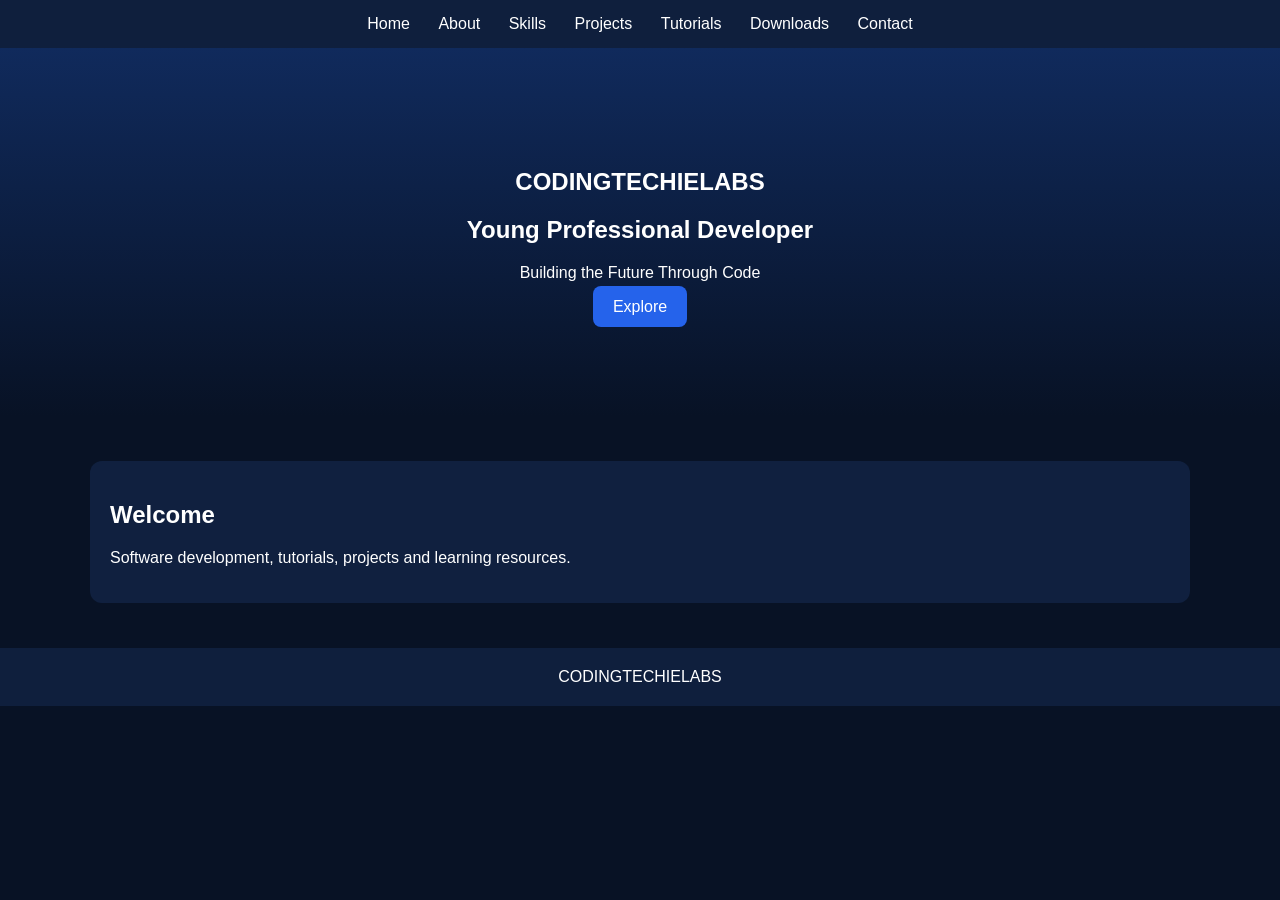
<file: index.html>
<html><head><title>CODINGTECHIELABS</title><link rel='stylesheet' href='style.css'></head>
<body>
<nav>
<a href="index.html">Home</a>
<a href="about.html">About</a>
<a href="skills.html">Skills</a>
<a href="projects.html">Projects</a>
<a href="tutorials.html">Tutorials</a>
<a href="downloads.html">Downloads</a>
<a href="contact.html">Contact</a>
</nav>
<section class='hero'><h1>CODINGTECHIELABS</h1><h2>Young Professional Developer</h2>
<p>Building the Future Through Code</p><a class='btn' href='about.html'>Explore</a></section>
<div class='container'><div class='card'><h2>Welcome</h2><p>Software development, tutorials, projects and learning resources.</p></div></div>
<footer>CODINGTECHIELABS</footer></body></html>
</file>
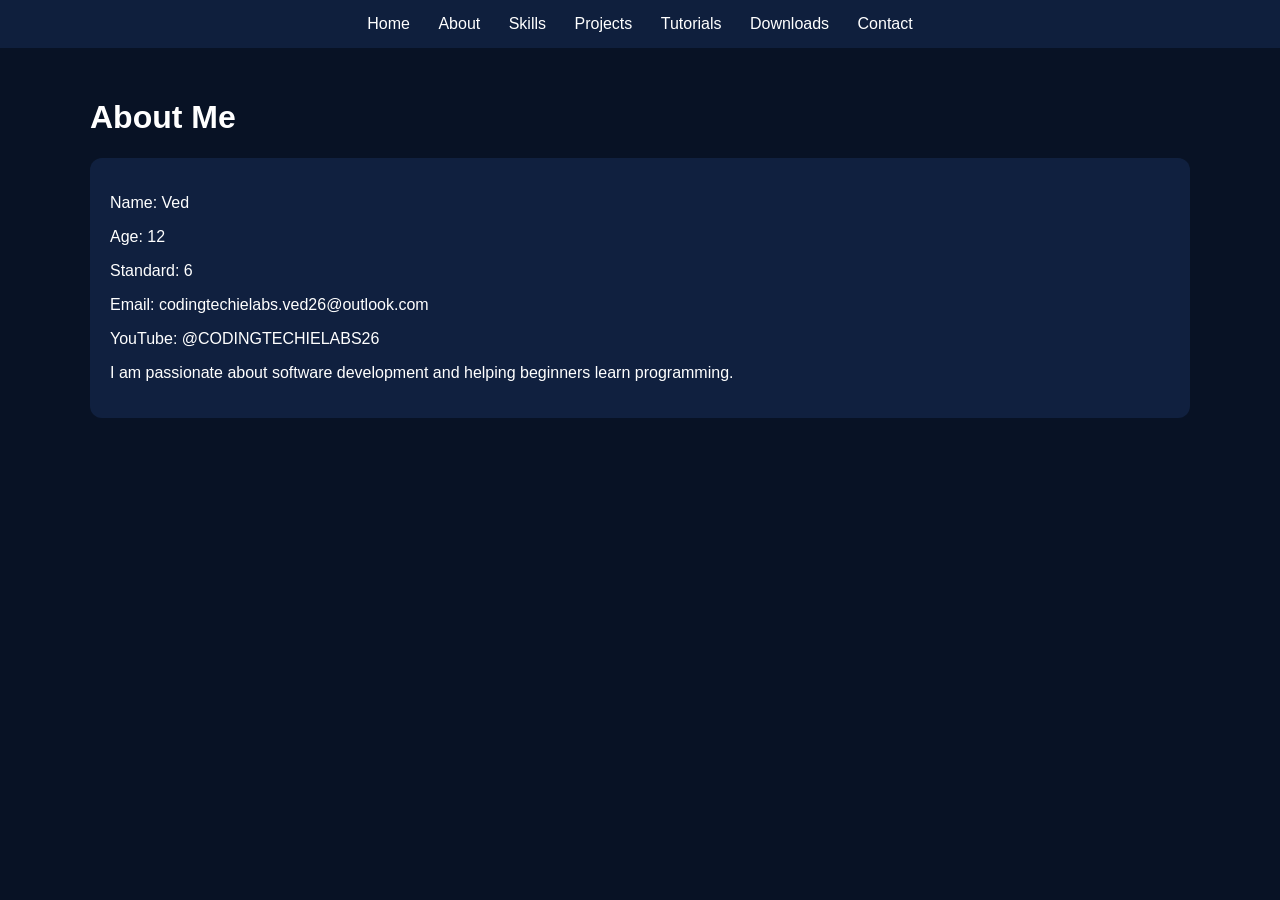
<file: about.html>
<html><head><title>About</title><link rel='stylesheet' href='style.css'></head><body>
<nav>
<a href="index.html">Home</a>
<a href="about.html">About</a>
<a href="skills.html">Skills</a>
<a href="projects.html">Projects</a>
<a href="tutorials.html">Tutorials</a>
<a href="downloads.html">Downloads</a>
<a href="contact.html">Contact</a>
</nav>

<div class='container'><h1>About Me</h1>
<div class='card'><p>Name: Ved</p><p>Age: 12</p><p>Standard: 6</p>
<p>Email: codingtechielabs.ved26@outlook.com</p>
<p>YouTube: @CODINGTECHIELABS26</p>
<p>I am passionate about software development and helping beginners learn programming.</p></div></div></body></html>
</file>
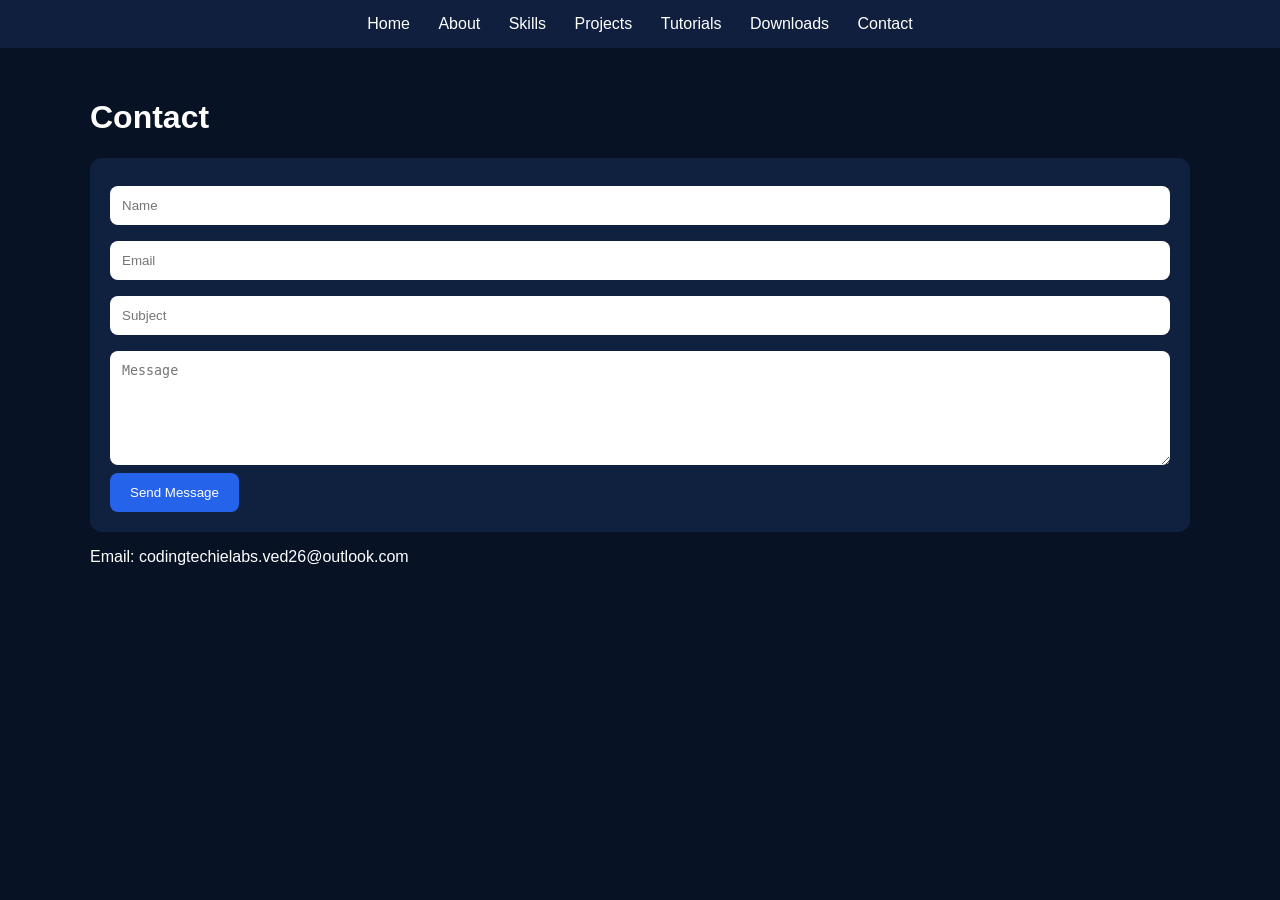
<file: contact.html>
<html><head><link rel='stylesheet' href='style.css'></head><body>
<nav>
<a href="index.html">Home</a>
<a href="about.html">About</a>
<a href="skills.html">Skills</a>
<a href="projects.html">Projects</a>
<a href="tutorials.html">Tutorials</a>
<a href="downloads.html">Downloads</a>
<a href="contact.html">Contact</a>
</nav>
<div class='container'><h1>Contact</h1>
<form class='card'><input placeholder='Name'><input placeholder='Email'><input placeholder='Subject'>
<textarea rows='6' placeholder='Message'></textarea><button type='button'>Send Message</button></form>
<p>Email: codingtechielabs.ved26@outlook.com</p></div></body></html>
</file>
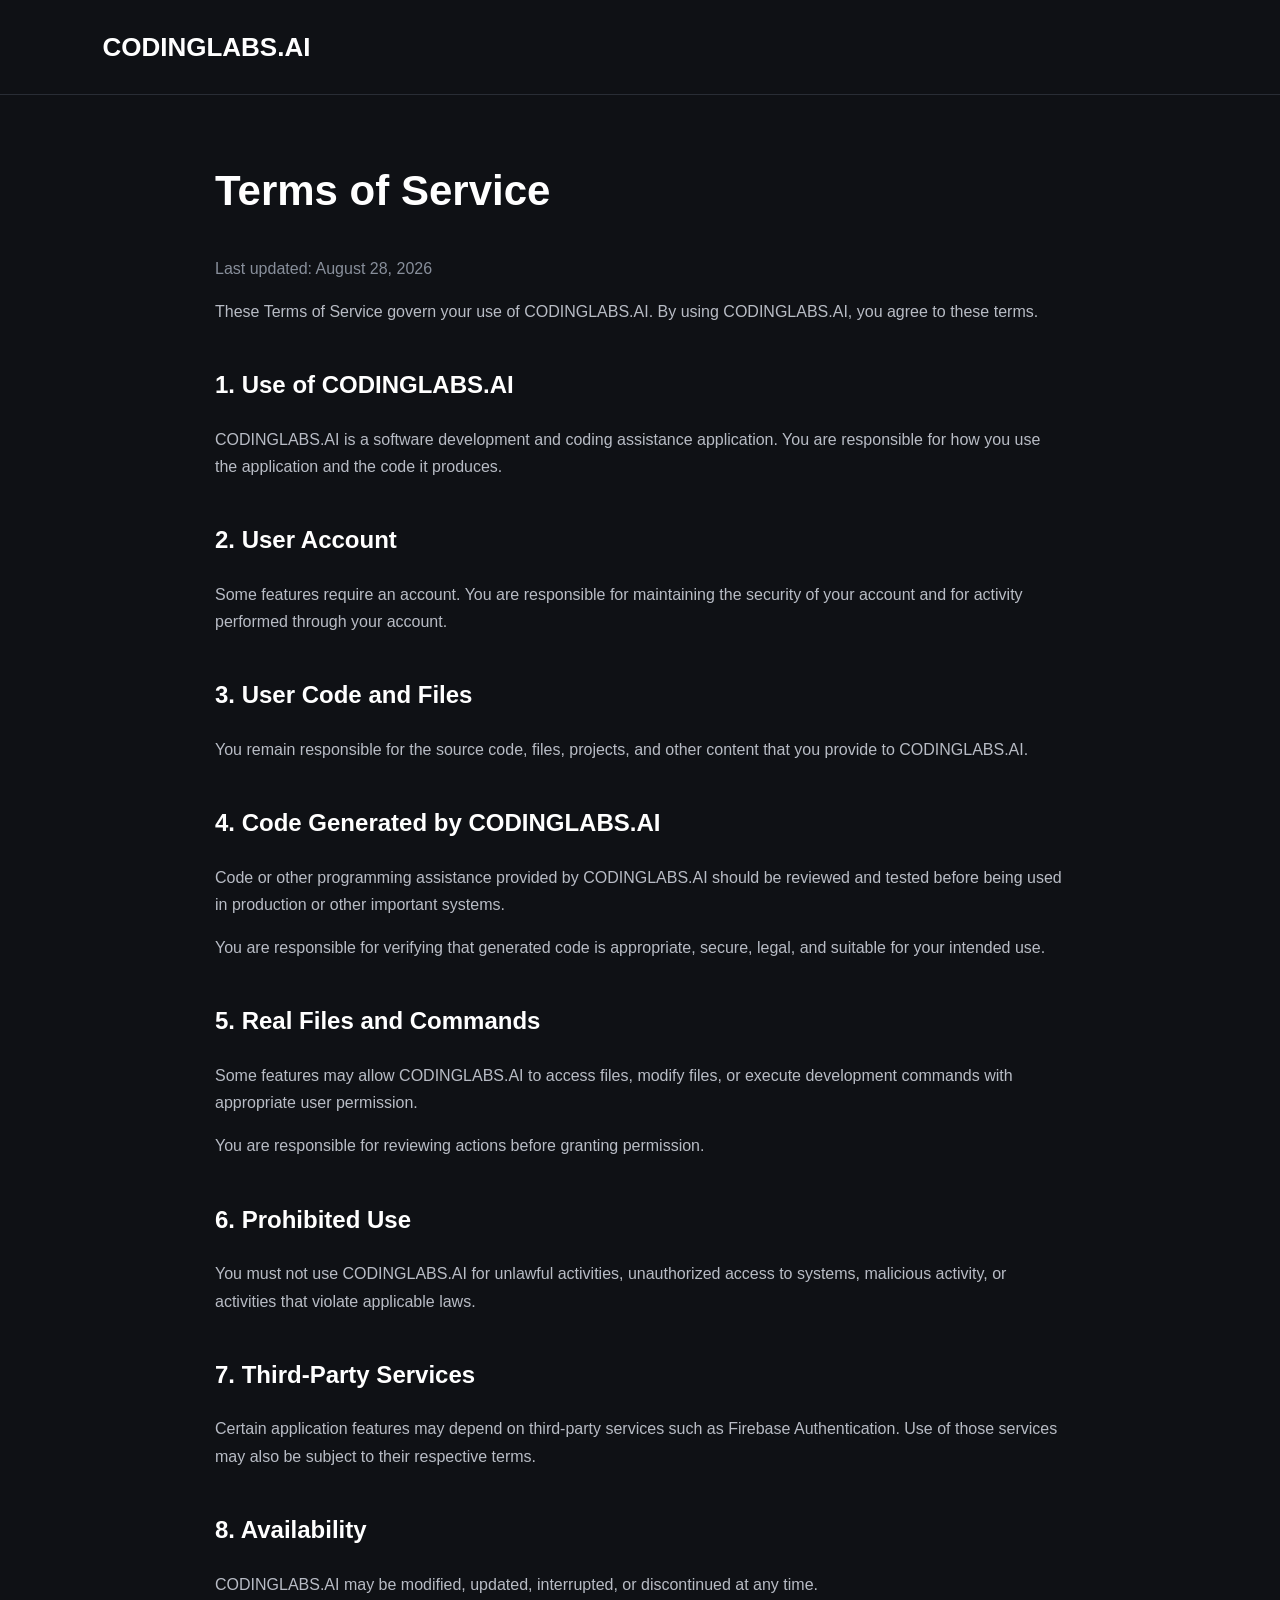
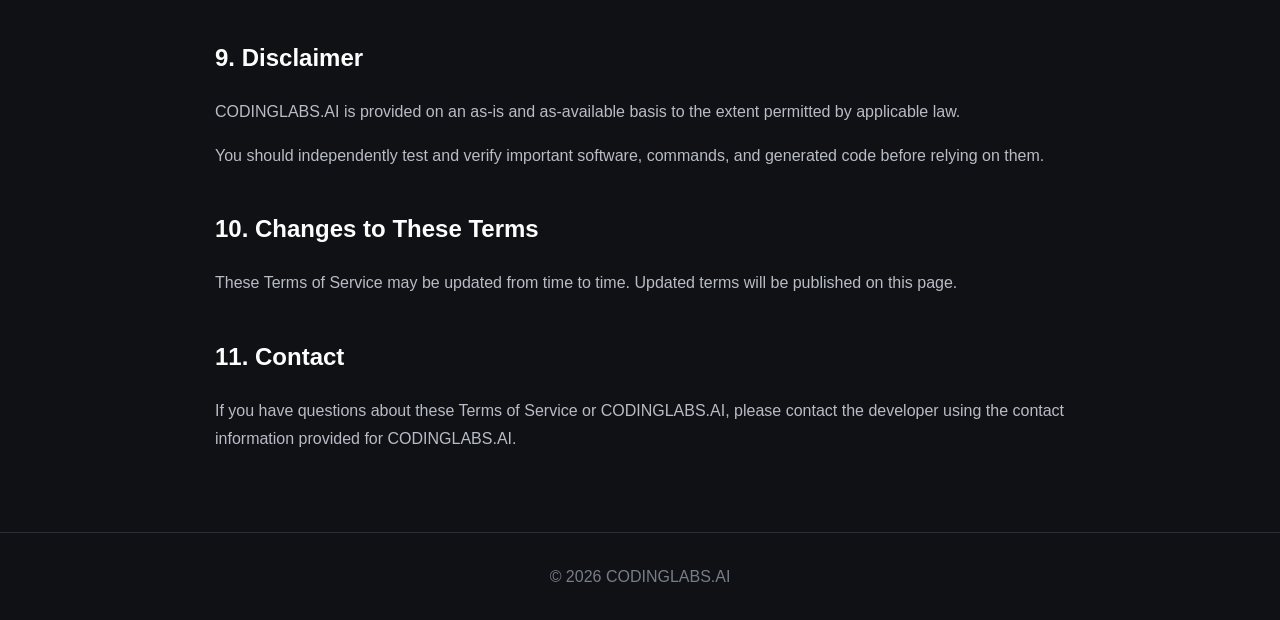
<file: policy.html>
<!DOCTYPE html>
<html lang="en">
<head>
    <meta charset="UTF-8">
    <meta name="viewport" content="width=device-width, initial-scale=1.0">
    <title>Terms of Service - CODINGLABS.AI</title>

    <style>
        body {
            margin: 0;
            font-family: Arial, Helvetica, sans-serif;
            background: #0f1115;
            color: #ffffff;
            line-height: 1.7;
        }

        header {
            padding: 25px 8%;
            border-bottom: 1px solid #292d35;
        }

        .logo {
            color: #ffffff;
            text-decoration: none;
            font-size: 26px;
            font-weight: bold;
        }

        main {
            max-width: 850px;
            margin: 60px auto;
            padding: 0 25px;
        }

        h1 {
            font-size: 42px;
        }

        h2 {
            margin-top: 40px;
        }

        p, li {
            color: #b8bcc5;
        }

        .date {
            color: #888f9b;
        }

        footer {
            margin-top: 80px;
            padding: 30px;
            text-align: center;
            border-top: 1px solid #292d35;
            color: #777e89;
        }
    </style>
</head>

<body>

<header>
    <a class="logo" href="index.html">CODINGLABS.AI</a>
</header>

<main>

    <h1>Terms of Service</h1>

    <p class="date">Last updated: August 28, 2026</p>

    <p>
        These Terms of Service govern your use of CODINGLABS.AI.
        By using CODINGLABS.AI, you agree to these terms.
    </p>

    <h2>1. Use of CODINGLABS.AI</h2>

    <p>
        CODINGLABS.AI is a software development and coding
        assistance application. You are responsible for how
        you use the application and the code it produces.
    </p>

    <h2>2. User Account</h2>

    <p>
        Some features require an account. You are responsible
        for maintaining the security of your account and for
        activity performed through your account.
    </p>

    <h2>3. User Code and Files</h2>

    <p>
        You remain responsible for the source code, files,
        projects, and other content that you provide to
        CODINGLABS.AI.
    </p>

    <h2>4. Code Generated by CODINGLABS.AI</h2>

    <p>
        Code or other programming assistance provided by
        CODINGLABS.AI should be reviewed and tested before
        being used in production or other important systems.
    </p>

    <p>
        You are responsible for verifying that generated code
        is appropriate, secure, legal, and suitable for your
        intended use.
    </p>

    <h2>5. Real Files and Commands</h2>

    <p>
        Some features may allow CODINGLABS.AI to access files,
        modify files, or execute development commands with
        appropriate user permission.
    </p>

    <p>
        You are responsible for reviewing actions before
        granting permission.
    </p>

    <h2>6. Prohibited Use</h2>

    <p>
        You must not use CODINGLABS.AI for unlawful activities,
        unauthorized access to systems, malicious activity,
        or activities that violate applicable laws.
    </p>

    <h2>7. Third-Party Services</h2>

    <p>
        Certain application features may depend on third-party
        services such as Firebase Authentication. Use of those
        services may also be subject to their respective terms.
    </p>

    <h2>8. Availability</h2>

    <p>
        CODINGLABS.AI may be modified, updated, interrupted,
        or discontinued at any time.
    </p>

    <h2>9. Disclaimer</h2>

    <p>
        CODINGLABS.AI is provided on an as-is and as-available
        basis to the extent permitted by applicable law.
    </p>

    <p>
        You should independently test and verify important
        software, commands, and generated code before relying
        on them.
    </p>

    <h2>10. Changes to These Terms</h2>

    <p>
        These Terms of Service may be updated from time to time.
        Updated terms will be published on this page.
    </p>

    <h2>11. Contact</h2>

    <p>
        If you have questions about these Terms of Service or
        CODINGLABS.AI, please contact the developer using the
        contact information provided for CODINGLABS.AI.
    </p>

</main>

<footer>
    © 2026 CODINGLABS.AI
</footer>

</body>
</html>
</file>
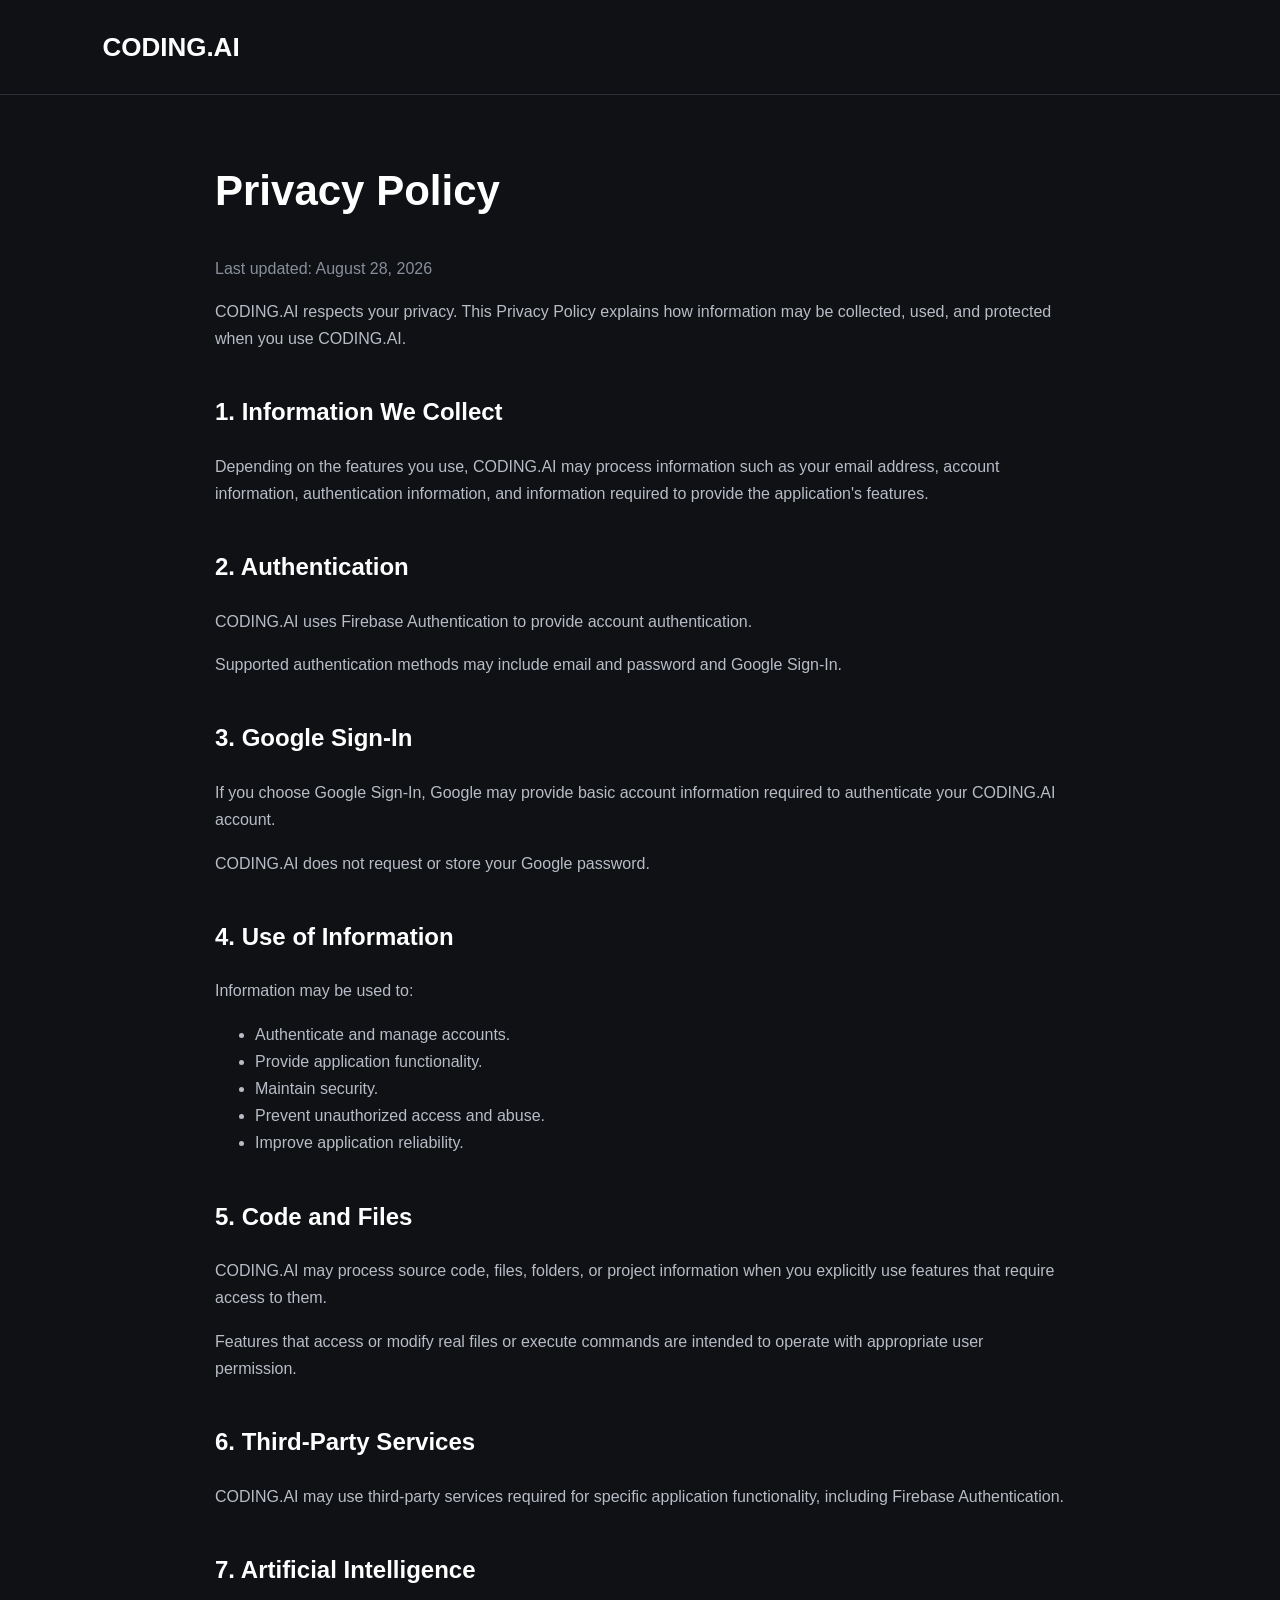
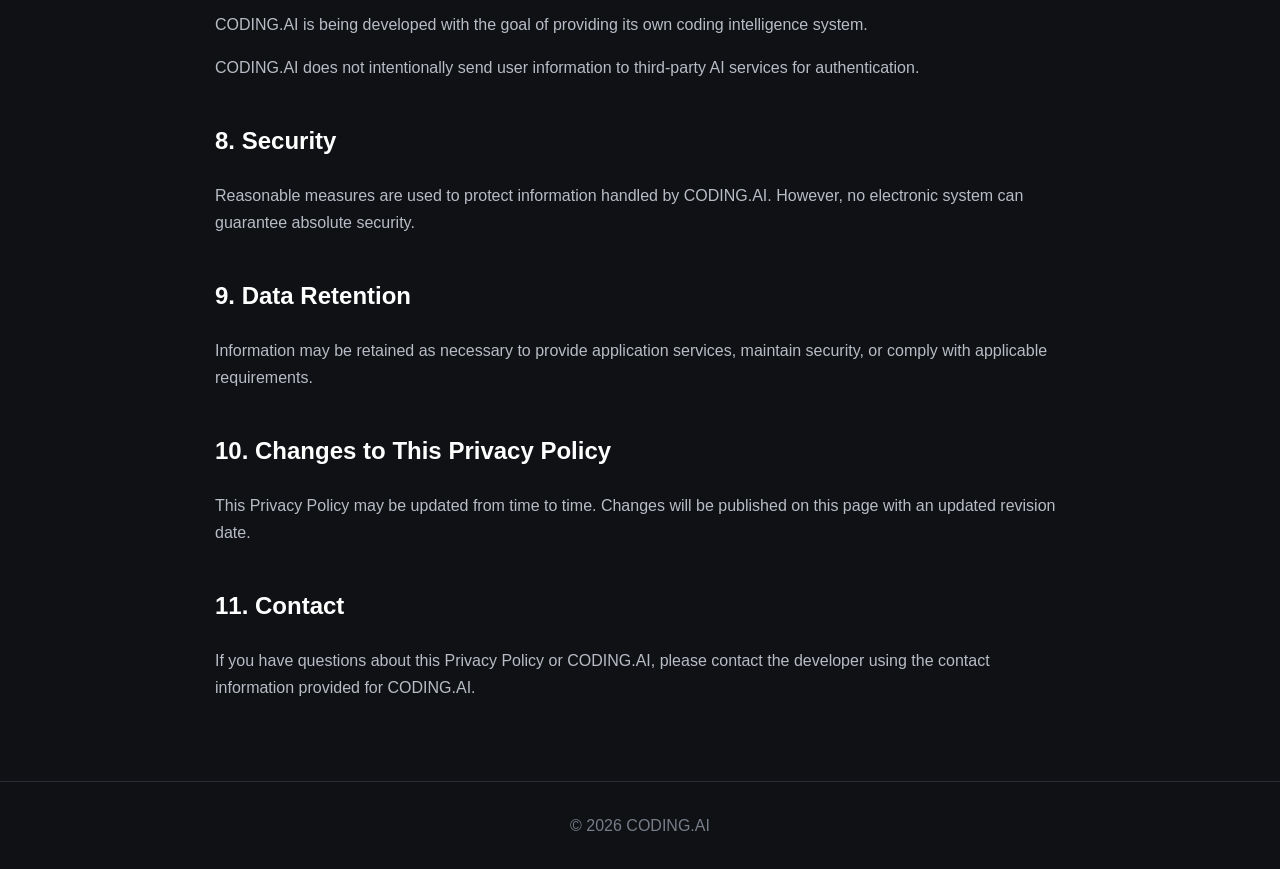
<file: privercy.html>
<!DOCTYPE html>
<html lang="en">
<head>
    <meta charset="UTF-8">
    <meta name="viewport" content="width=device-width, initial-scale=1.0">
    <title>Privacy Policy - CODING.AI</title>

    <style>
        body {
            margin: 0;
            font-family: Arial, Helvetica, sans-serif;
            background: #0f1115;
            color: #ffffff;
            line-height: 1.7;
        }

        header {
            padding: 25px 8%;
            border-bottom: 1px solid #292d35;
        }

        .logo {
            color: #ffffff;
            text-decoration: none;
            font-size: 26px;
            font-weight: bold;
        }

        main {
            max-width: 850px;
            margin: 60px auto;
            padding: 0 25px;
        }

        h1 {
            font-size: 42px;
        }

        h2 {
            margin-top: 40px;
        }

        p, li {
            color: #b8bcc5;
        }

        .date {
            color: #888f9b;
        }

        footer {
            margin-top: 80px;
            padding: 30px;
            text-align: center;
            border-top: 1px solid #292d35;
            color: #777e89;
        }
    </style>
</head>

<body>

<header>
    <a class="logo" href="index.html">CODING.AI</a>
</header>

<main>

    <h1>Privacy Policy</h1>

    <p class="date">Last updated: August 28, 2026</p>

    <p>
        CODING.AI respects your privacy. This Privacy Policy
        explains how information may be collected, used, and
        protected when you use CODING.AI.
    </p>

    <h2>1. Information We Collect</h2>

    <p>
        Depending on the features you use, CODING.AI may process
        information such as your email address, account information,
        authentication information, and information required to
        provide the application's features.
    </p>

    <h2>2. Authentication</h2>

    <p>
        CODING.AI uses Firebase Authentication to provide
        account authentication.
    </p>

    <p>
        Supported authentication methods may include email and
        password and Google Sign-In.
    </p>

    <h2>3. Google Sign-In</h2>

    <p>
        If you choose Google Sign-In, Google may provide basic
        account information required to authenticate your
        CODING.AI account.
    </p>

    <p>
        CODING.AI does not request or store your Google password.
    </p>

    <h2>4. Use of Information</h2>

    <p>Information may be used to:</p>

    <ul>
        <li>Authenticate and manage accounts.</li>
        <li>Provide application functionality.</li>
        <li>Maintain security.</li>
        <li>Prevent unauthorized access and abuse.</li>
        <li>Improve application reliability.</li>
    </ul>

    <h2>5. Code and Files</h2>

    <p>
        CODING.AI may process source code, files, folders, or
        project information when you explicitly use features that
        require access to them.
    </p>

    <p>
        Features that access or modify real files or execute
        commands are intended to operate with appropriate user
        permission.
    </p>

    <h2>6. Third-Party Services</h2>

    <p>
        CODING.AI may use third-party services required for
        specific application functionality, including Firebase
        Authentication.
    </p>

    <h2>7. Artificial Intelligence</h2>

    <p>
        CODING.AI is being developed with the goal of providing
        its own coding intelligence system.
    </p>

    <p>
        CODING.AI does not intentionally send user information
        to third-party AI services for authentication.
    </p>

    <h2>8. Security</h2>

    <p>
        Reasonable measures are used to protect information handled
        by CODING.AI. However, no electronic system can
        guarantee absolute security.
    </p>

    <h2>9. Data Retention</h2>

    <p>
        Information may be retained as necessary to provide
        application services, maintain security, or comply with
        applicable requirements.
    </p>

    <h2>10. Changes to This Privacy Policy</h2>

    <p>
        This Privacy Policy may be updated from time to time.
        Changes will be published on this page with an updated
        revision date.
    </p>

    <h2>11. Contact</h2>

    <p>
        If you have questions about this Privacy Policy or
        CODING.AI, please contact the developer using the
        contact information provided for CODING.AI.
    </p>

</main>

<footer>
    © 2026 CODING.AI
</footer>

</body>
</html>
</file>
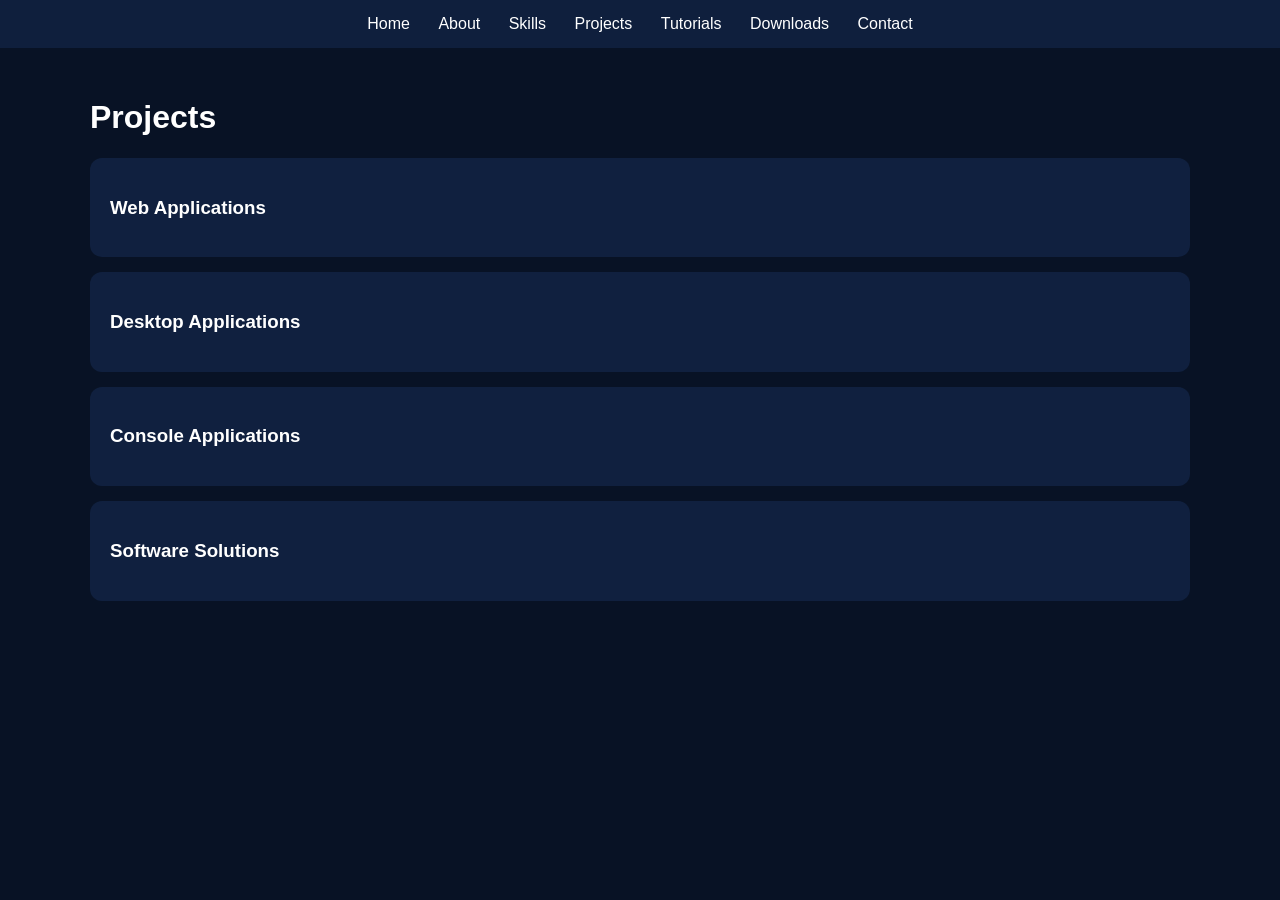
<file: projects.html>
<html><head><link rel='stylesheet' href='style.css'></head><body>
<nav>
<a href="index.html">Home</a>
<a href="about.html">About</a>
<a href="skills.html">Skills</a>
<a href="projects.html">Projects</a>
<a href="tutorials.html">Tutorials</a>
<a href="downloads.html">Downloads</a>
<a href="contact.html">Contact</a>
</nav>
<div class='container'><h1>Projects</h1>
<div class='card'><h3>Web Applications</h3></div>
<div class='card'><h3>Desktop Applications</h3></div>
<div class='card'><h3>Console Applications</h3></div>
<div class='card'><h3>Software Solutions</h3></div></div></body></html>
</file>
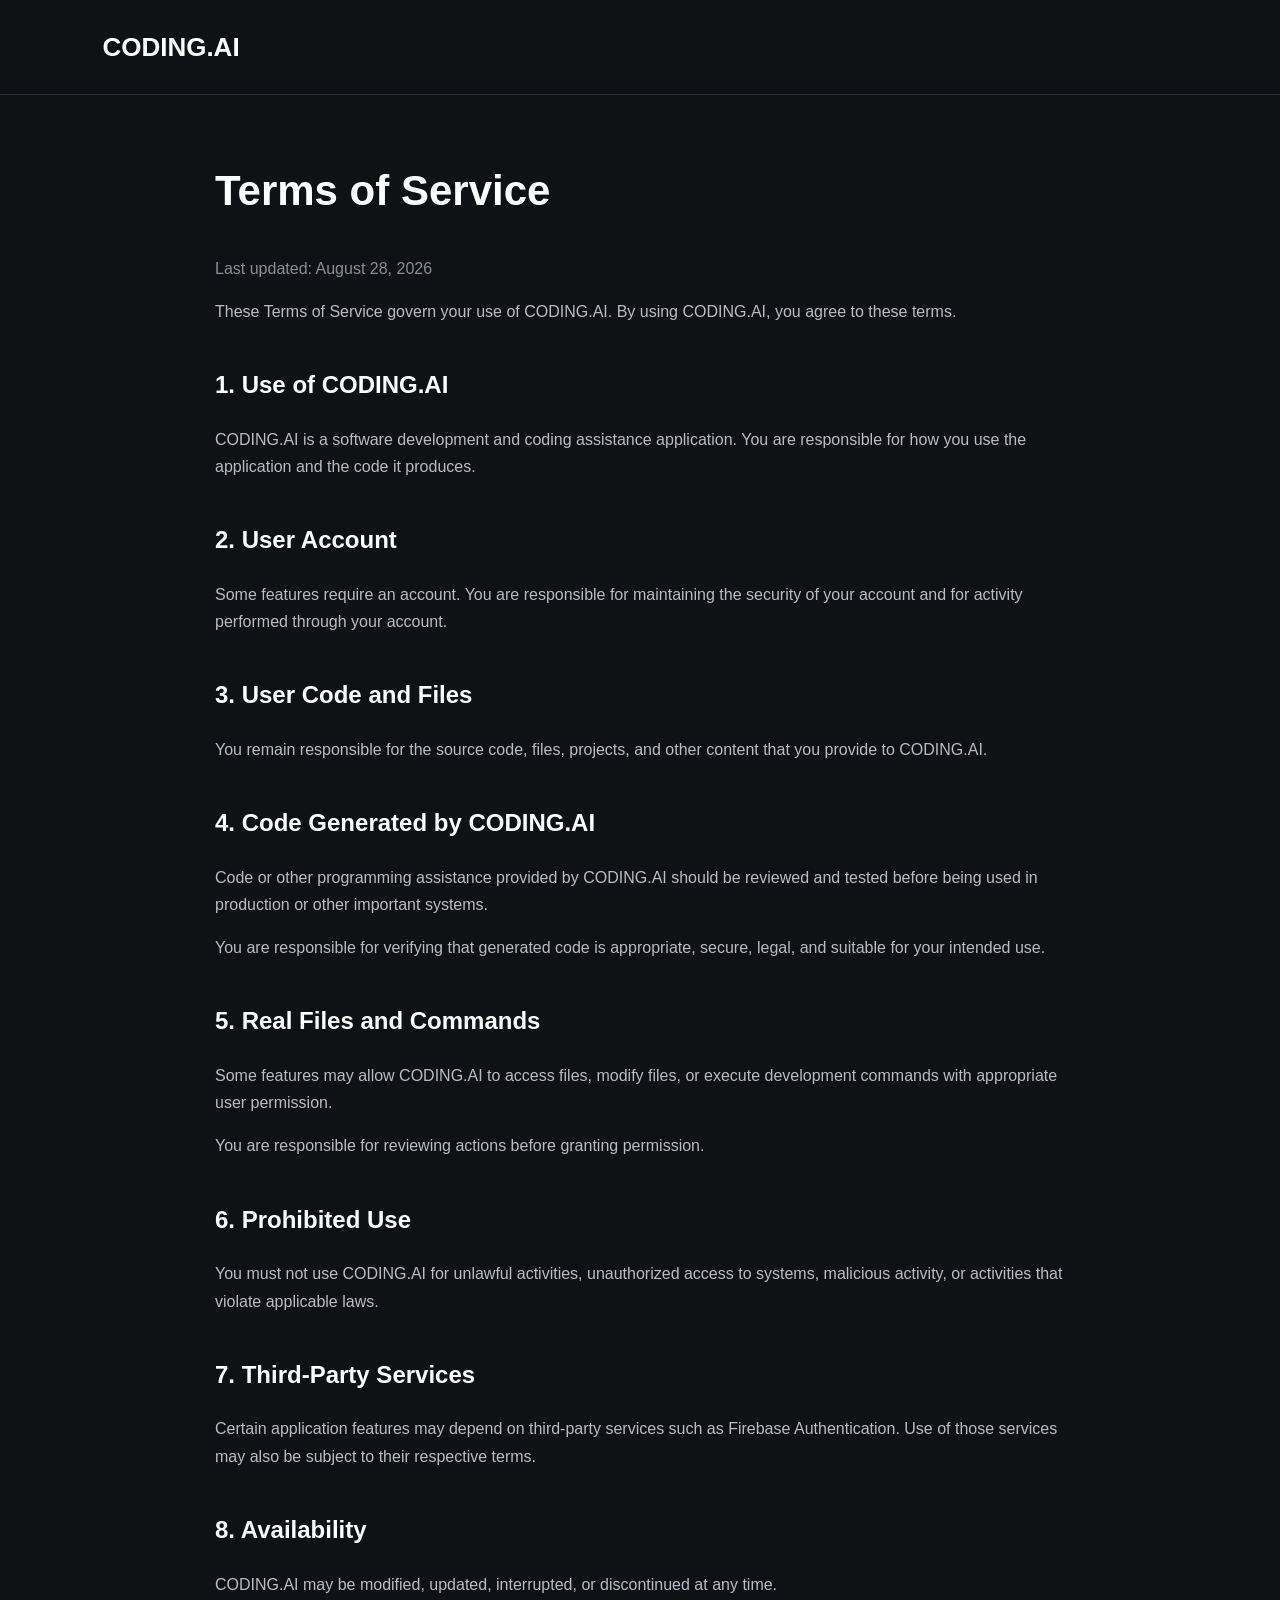
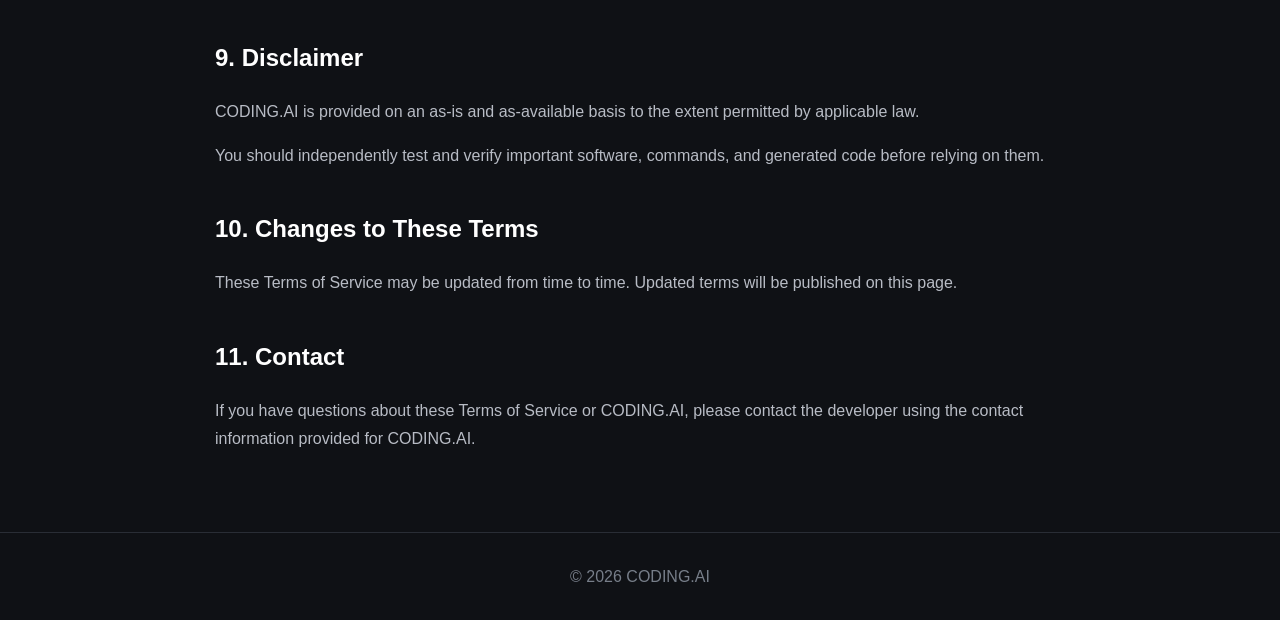
<file: terms.html>
<!DOCTYPE html>
<html lang="en">
<head>
    <meta charset="UTF-8">
    <meta name="viewport" content="width=device-width, initial-scale=1.0">
    <title>Terms of Service - CODING.AI</title>

    <style>
        body {
            margin: 0;
            font-family: Arial, Helvetica, sans-serif;
            background: #0f1115;
            color: #ffffff;
            line-height: 1.7;
        }

        header {
            padding: 25px 8%;
            border-bottom: 1px solid #292d35;
        }

        .logo {
            color: #ffffff;
            text-decoration: none;
            font-size: 26px;
            font-weight: bold;
        }

        main {
            max-width: 850px;
            margin: 60px auto;
            padding: 0 25px;
        }

        h1 {
            font-size: 42px;
        }

        h2 {
            margin-top: 40px;
        }

        p, li {
            color: #b8bcc5;
        }

        .date {
            color: #888f9b;
        }

        footer {
            margin-top: 80px;
            padding: 30px;
            text-align: center;
            border-top: 1px solid #292d35;
            color: #777e89;
        }
    </style>
</head>

<body>

<header>
    <a class="logo" href="index.html">CODING.AI</a>
</header>

<main>

    <h1>Terms of Service</h1>

    <p class="date">Last updated: August 28, 2026</p>

    <p>
        These Terms of Service govern your use of CODING.AI.
        By using CODING.AI, you agree to these terms.
    </p>

    <h2>1. Use of CODING.AI</h2>

    <p>
        CODING.AI is a software development and coding
        assistance application. You are responsible for how
        you use the application and the code it produces.
    </p>

    <h2>2. User Account</h2>

    <p>
        Some features require an account. You are responsible
        for maintaining the security of your account and for
        activity performed through your account.
    </p>

    <h2>3. User Code and Files</h2>

    <p>
        You remain responsible for the source code, files,
        projects, and other content that you provide to
        CODING.AI.
    </p>

    <h2>4. Code Generated by CODING.AI</h2>

    <p>
        Code or other programming assistance provided by
        CODING.AI should be reviewed and tested before
        being used in production or other important systems.
    </p>

    <p>
        You are responsible for verifying that generated code
        is appropriate, secure, legal, and suitable for your
        intended use.
    </p>

    <h2>5. Real Files and Commands</h2>

    <p>
        Some features may allow CODING.AI to access files,
        modify files, or execute development commands with
        appropriate user permission.
    </p>

    <p>
        You are responsible for reviewing actions before
        granting permission.
    </p>

    <h2>6. Prohibited Use</h2>

    <p>
        You must not use CODING.AI for unlawful activities,
        unauthorized access to systems, malicious activity,
        or activities that violate applicable laws.
    </p>

    <h2>7. Third-Party Services</h2>

    <p>
        Certain application features may depend on third-party
        services such as Firebase Authentication. Use of those
        services may also be subject to their respective terms.
    </p>

    <h2>8. Availability</h2>

    <p>
        CODING.AI may be modified, updated, interrupted,
        or discontinued at any time.
    </p>

    <h2>9. Disclaimer</h2>

    <p>
        CODING.AI is provided on an as-is and as-available
        basis to the extent permitted by applicable law.
    </p>

    <p>
        You should independently test and verify important
        software, commands, and generated code before relying
        on them.
    </p>

    <h2>10. Changes to These Terms</h2>

    <p>
        These Terms of Service may be updated from time to time.
        Updated terms will be published on this page.
    </p>

    <h2>11. Contact</h2>

    <p>
        If you have questions about these Terms of Service or
        CODING.AI, please contact the developer using the
        contact information provided for CODING.AI.
    </p>

</main>

<footer>
    © 2026 CODING.AI
</footer>

</body>
</html>
</file>
<file: style.css>
body{margin:0;font-family:Segoe UI,Arial;background:#081225;color:#fff}
nav{background:#0f1f3d;padding:15px;text-align:center;position:sticky;top:0}
nav a{color:white;text-decoration:none;margin:0 12px}
.hero{padding:100px 20px;text-align:center;background:linear-gradient(#102a5c,#081225)}
.btn{background:#2563eb;padding:12px 20px;border-radius:8px;color:white;text-decoration:none}
.container{max-width:1100px;margin:auto;padding:30px}
.card{background:#10203f;padding:20px;border-radius:12px;margin:15px 0}
.grid{display:grid;grid-template-columns:repeat(auto-fit,minmax(220px,1fr));gap:15px}
input,textarea{width:100%;padding:12px;margin:8px 0;border-radius:8px;border:none}
button{padding:12px 20px;border:none;border-radius:8px;background:#2563eb;color:white}
footer{text-align:center;padding:20px;background:#0f1f3d}
</file>
